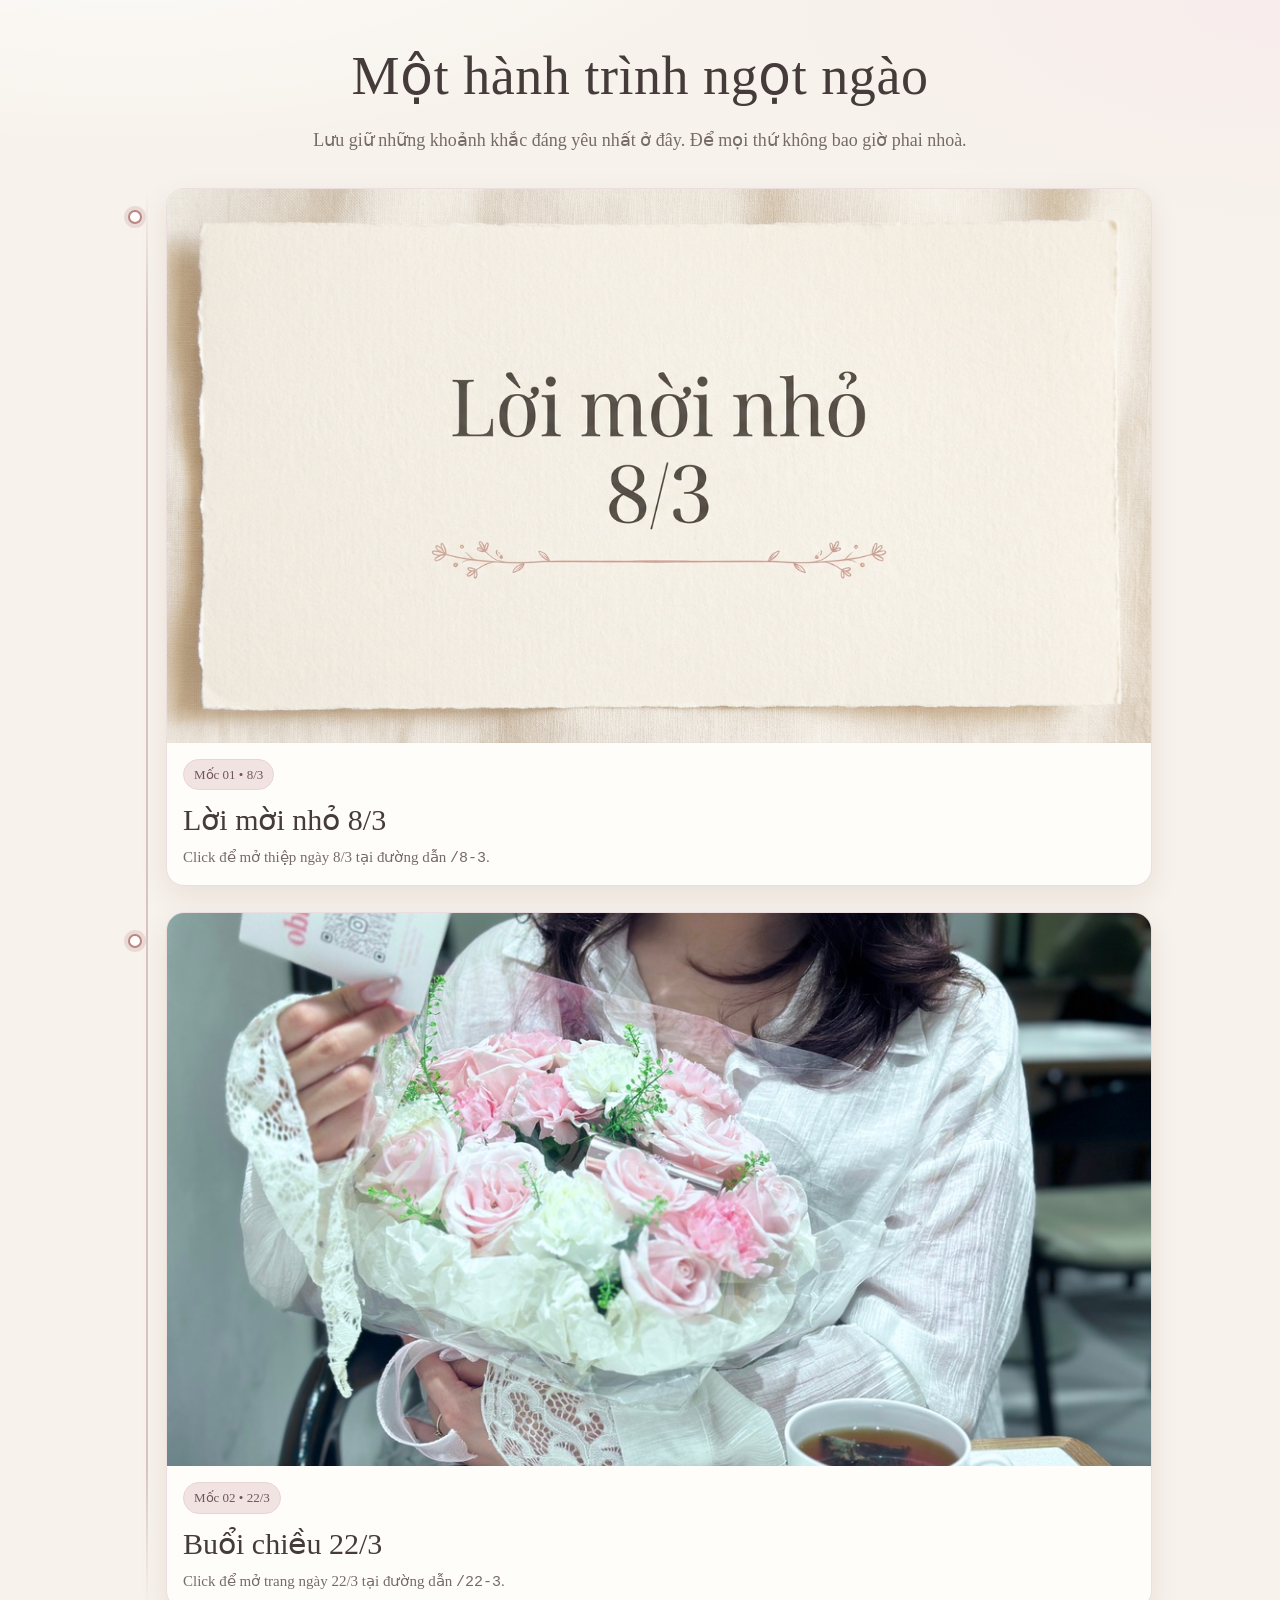
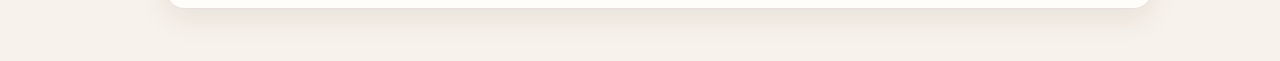
<file: index.html>
<!doctype html>
<html lang="vi">
  <head>
    <meta charset="UTF-8" />
    <meta name="viewport" content="width=device-width, initial-scale=1, viewport-fit=cover" />
    <title>Hành trình ngọt ngào</title>
    <meta
      name="description"
      content="Hành trình ngọt ngào của tớ và bạn."
    />
    <link rel="canonical" href="https://nghia3081.github.io/nhung-thu-dang-iu-danh-cho-cong-chua/" />
    <meta property="og:type" content="website" />
    <meta property="og:title" content="Hành trình ngọt ngào" />
    <meta property="og:description" content="Hành trình ngọt ngào của tớ và bạn." />
    <meta property="og:url" content="https://nghia3081.github.io/nhung-thu-dang-iu-danh-cho-cong-chua/" />
    <meta
      property="og:image"
      content="/22-3/images/EEBE23CC-8FFF-46AE-86E2-21C0C2AC0799_4_5005_c.jpeg"
    />
    <meta property="og:image:alt" content="Khoảnh khắc kỉ niệm ngọt ngào" />
    <meta name="twitter:card" content="summary_large_image" />
    <meta name="twitter:title" content="Hành trình ngọt ngào" />
    <meta name="twitter:description" content="Hành trình ngọt ngào của tớ và bạn." />
    <meta
      name="twitter:image"
      content="/22-3/images/EEBE23CC-8FFF-46AE-86E2-21C0C2AC0799_4_5005_c.jpeg"
    />
    <style>
      *,
      *::before,
      *::after {
        box-sizing: border-box;
      }

      :root {
        --bg: #f7f2eb;
        --paper: #fffdf9;
        --text: #453b3b;
        --text-soft: #776a6a;
        --line: #d9c3c3;
        --accent: #b98585;
        --accent-soft: #f2e3e3;
        --ring: rgba(185, 133, 133, 0.22);
        --shadow: 0 10px 30px rgba(49, 29, 29, 0.08);
      }

      html,
      body {
        margin: 0;
        min-height: 100%;
      }

      body {
        font-family: "Times New Roman", Georgia, serif;
        color: var(--text);
        background:
          radial-gradient(1100px 500px at 10% -10%, #ffffff 0, transparent 65%),
          radial-gradient(1000px 450px at 100% 0%, #f8ecec 0, transparent 50%),
          var(--bg);
        line-height: 1.5;
      }

      .container {
        width: min(1024px, calc(100% - 32px));
        margin: 0 auto;
        padding: 36px 0 56px;
      }

      .hero {
        text-align: center;
        margin-bottom: 34px;
      }

      .hero__title {
        margin: 0;
        font-size: clamp(32px, 6vw, 54px);
        font-weight: 500;
        letter-spacing: 0.01em;
      }

      .hero__subtitle {
        margin: 10px auto 0;
        max-width: 680px;
        color: var(--text-soft);
        font-size: clamp(15px, 2.2vw, 18px);
      }

      .timeline {
        position: relative;
        display: grid;
        gap: 26px;
      }

      .timeline::before {
        content: "";
        position: absolute;
        left: 18px;
        top: 4px;
        bottom: 4px;
        width: 2px;
        background: linear-gradient(to bottom, transparent, var(--line) 10%, var(--line) 90%, transparent);
      }

      .timeline-node {
        position: relative;
        display: grid;
        grid-template-columns: 22px 1fr;
        gap: 16px;
        text-decoration: none;
        color: inherit;
      }

      .timeline-node__dot {
        width: 14px;
        height: 14px;
        border-radius: 999px;
        background: var(--paper);
        border: 2px solid var(--accent);
        margin-top: 22px;
        box-shadow: 0 0 0 4px var(--ring);
      }

      .timeline-node__card {
        background: var(--paper);
        border: 1px solid #ecdede;
        border-radius: 18px;
        box-shadow: var(--shadow);
        overflow: hidden;
        transform: translateY(0);
        transition: transform 0.2s ease, box-shadow 0.2s ease, border-color 0.2s ease;
      }

      .timeline-node:hover .timeline-node__card,
      .timeline-node:focus-visible .timeline-node__card {
        transform: translateY(-3px);
        border-color: #dfbbbb;
        box-shadow: 0 14px 34px rgba(49, 29, 29, 0.12);
      }

      .timeline-node:focus-visible {
        outline: none;
      }

      .timeline-node__cover {
        width: 100%;
        aspect-ratio: 16 / 9;
        object-fit: cover;
        display: block;
      }

      .timeline-node__body {
        padding: 16px 16px 14px;
      }

      .timeline-node__meta {
        display: inline-flex;
        align-items: center;
        gap: 7px;
        padding: 5px 10px;
        border-radius: 999px;
        font-size: 13px;
        color: #6f5656;
        background: var(--accent-soft);
        border: 1px solid #e9d4d4;
      }

      .timeline-node__title {
        margin: 12px 0 8px;
        font-size: clamp(24px, 4vw, 30px);
        line-height: 1.2;
        font-weight: 500;
      }

      .timeline-node__desc {
        margin: 0;
        color: var(--text-soft);
        font-size: 15px;
      }

      .hint {
        margin-top: 24px;
        text-align: center;
        color: var(--text-soft);
        font-size: 14px;
      }

      @media (max-width: 700px) {
        .container {
          width: min(1024px, calc(100% - 20px));
          padding-top: 22px;
        }

        .timeline {
          gap: 18px;
        }

        .timeline::before {
          left: 16px;
        }

        .timeline-node {
          grid-template-columns: 20px 1fr;
          gap: 12px;
        }

        .timeline-node__dot {
          margin-top: 18px;
          width: 12px;
          height: 12px;
        }

      }
    </style>
  </head>
  <body>
    <main class="container">
      <header class="hero">
        <h1 class="hero__title">Một hành trình ngọt ngào</h1>
        <p class="hero__subtitle">
          Lưu giữ những khoảnh khắc đáng yêu nhất ở đây. Để mọi thứ không bao giờ phai nhoà.
        </p>
      </header>

      <section class="timeline" aria-label="Dòng thời gian kỉ niệm">
        <a class="timeline-node" href="/8-3" aria-label="Mở trang 8 tháng 3">
          <span class="timeline-node__dot" aria-hidden="true"></span>
          <article class="timeline-node__card">
            <img
              class="timeline-node__cover"
              src="/8-3/og-image.png"
              alt="Ảnh kỉ niệm ngày 8 tháng 3"
              loading="lazy"
            />
            <div class="timeline-node__body">
              <span class="timeline-node__meta">Mốc 01 • 8/3</span>
              <h2 class="timeline-node__title">Lời mời nhỏ 8/3</h2>
              <p class="timeline-node__desc">
                Click để mở thiệp ngày 8/3 tại đường dẫn <code>/8-3</code>.
              </p>

              <!--
              Ảnh đính kèm mốc 8/3 (bỏ comment khi cần):
              <div class="timeline-node__attachments" aria-label="Ảnh đính kèm cho mốc 8 tháng 3">
                <div class="attachment">
                  <img src="/8-3/images/ten-anh-1.jpg" alt="Ảnh đính kèm 8/3 - 1" loading="lazy" />
                </div>
                <div class="attachment">
                  <img src="/8-3/images/ten-anh-2.jpg" alt="Ảnh đính kèm 8/3 - 2" loading="lazy" />
                </div>
                <div class="attachment">
                  <img src="/8-3/images/ten-anh-3.jpg" alt="Ảnh đính kèm 8/3 - 3" loading="lazy" />
                </div>
              </div>
              -->
            </div>
          </article>
        </a>

        <a class="timeline-node" href="/22-3" aria-label="Mở trang 22 tháng 3">
          <span class="timeline-node__dot" aria-hidden="true"></span>
          <article class="timeline-node__card">
            <img
              class="timeline-node__cover"
              src="/22-3/images/7814A24E-2071-49F7-AE1C-D968C6E7BC2B_1_105_c.jpeg"
              alt="Ảnh kỉ niệm ngày 22 tháng 3"
              loading="lazy"
            />
            <div class="timeline-node__body">
              <span class="timeline-node__meta">Mốc 02 • 22/3</span>
              <h2 class="timeline-node__title">Buổi chiều 22/3</h2>
              <p class="timeline-node__desc">
                Click để mở trang ngày 22/3 tại đường dẫn <code>/22-3</code>.
              </p>

              <!--
              Ảnh đính kèm mốc 22/3 (bỏ comment khi cần):
              <div class="timeline-node__attachments" aria-label="Ảnh đính kèm cho mốc 22 tháng 3">
                <div class="attachment">
                  <img src="/22-3/images/ten-anh-1.jpg" alt="Ảnh đính kèm 22/3 - 1" loading="lazy" />
                </div>
                <div class="attachment">
                  <img src="/22-3/images/ten-anh-2.jpg" alt="Ảnh đính kèm 22/3 - 2" loading="lazy" />
                </div>
                <div class="attachment">
                  <img src="/22-3/images/ten-anh-3.jpg" alt="Ảnh đính kèm 22/3 - 3" loading="lazy" />
                </div>
              </div>
              -->
            </div>
          </article>
        </a>
      </section>

    </main>
  </body>
</html>
</file>
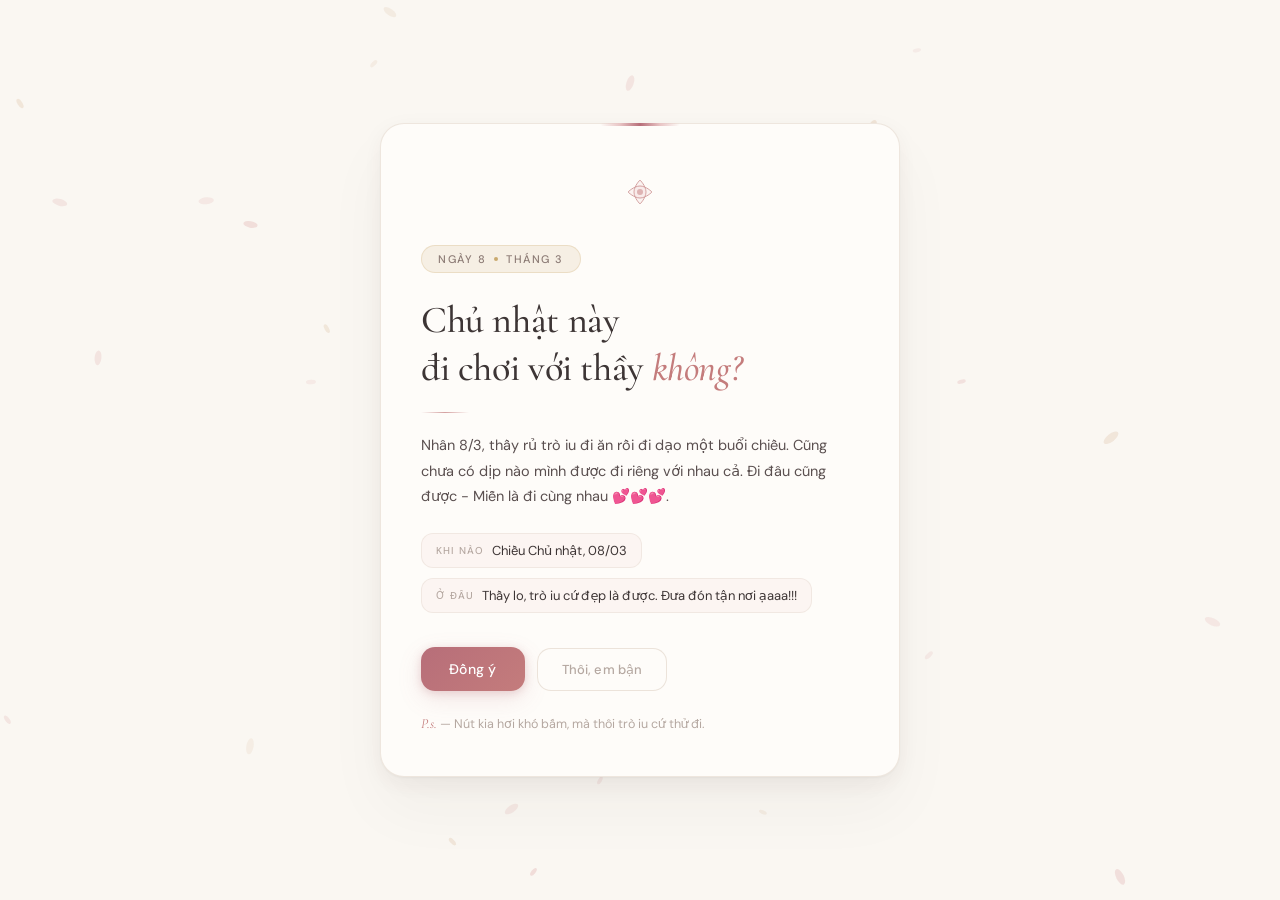
<file: 8-3/index.html>
<!DOCTYPE html>
<html lang="vi">
<head>
  <meta charset="UTF-8" />
  <meta name="viewport" content="width=device-width, initial-scale=1, viewport-fit=cover" />
  <title>Lời mời nhỏ — 8/3</title>
  <meta name="description" content="Ai đó gửi cho bạn một lời mời nhỏ nhân ngày 8/3." />
  <meta property="og:type" content="website" />
  <meta property="og:title" content="Lời mời nhỏ — 8/3" />
  <meta property="og:description" content="Ai đó gửi cho bạn một lời mời nhỏ nhân ngày 8/3." />
  <meta property="og:image" content="/og-image.png" />
  <meta property="og:image:width" content="1200" />
  <meta property="og:image:height" content="630" />
  <meta name="twitter:card" content="summary_large_image" />
  <meta name="twitter:title" content="Lời mời nhỏ — 8/3" />
  <meta name="twitter:description" content="Ai đó gửi cho bạn một lời mời nhỏ nhân ngày 8/3." />
  <meta name="twitter:image" content="/og-image.png" />
  <link rel="preconnect" href="https://fonts.googleapis.com" />
  <link rel="preconnect" href="https://fonts.gstatic.com" crossorigin />
  <link href="https://fonts.googleapis.com/css2?family=Cormorant+Garamond:ital,wght@0,400;0,500;0,600;1,400;1,500&family=DM+Sans:wght@400;500&display=swap" rel="stylesheet" />
  <style>
    *,*::before,*::after{box-sizing:border-box;margin:0;padding:0}

    :root {
      --cream: #faf7f2;
      --warm-white: #fefcf9;
      --blush: #e8c4c4;
      --blush-deep: #d4a0a0;
      --rose: #c47c7c;
      --rose-gold: #b76e79;
      --taupe: #8c7b75;
      --taupe-light: #b5a8a1;
      --charcoal: #3d3535;
      --charcoal-soft: #5a4f4f;
      --gold: #c9a96e;
      --gold-soft: rgba(201,169,110,0.15);
      --font-serif: 'Cormorant Garamond', 'Georgia', serif;
      --font-sans: 'DM Sans', system-ui, -apple-system, sans-serif;
    }

    html, body {
      height: 100%;
      overflow: hidden;
    }

    body {
      font-family: var(--font-sans);
      background: var(--cream);
      color: var(--charcoal);
      display: flex;
      align-items: center;
      justify-content: center;
      padding: 20px;
      position: relative;
    }

    canvas#petals {
      position: fixed;
      inset: 0;
      width: 100%;
      height: 100%;
      pointer-events: none;
      z-index: 0;
    }

    .wrapper {
      position: relative;
      z-index: 1;
      width: 100%;
      max-width: 520px;
      animation: fadeUp 1s cubic-bezier(0.16, 1, 0.3, 1) both;
    }

    @keyframes fadeUp {
      from { opacity: 0; transform: translateY(30px) scale(0.97); }
      to { opacity: 1; transform: translateY(0) scale(1); }
    }

    .card {
      position: relative;
      background: var(--warm-white);
      border: 1px solid rgba(200, 180, 160, 0.3);
      border-radius: 24px;
      padding: 48px 40px 40px;
      box-shadow:
        0 1px 2px rgba(60,40,30,0.04),
        0 8px 24px rgba(60,40,30,0.06),
        0 32px 64px rgba(60,40,30,0.04);
      overflow: visible;
    }

    .card::before {
      content: '';
      position: absolute;
      top: -1px;
      left: 50%;
      transform: translateX(-50%);
      width: 80px;
      height: 3px;
      background: linear-gradient(90deg, transparent, var(--blush), var(--rose-gold), var(--blush), transparent);
      border-radius: 0 0 4px 4px;
    }

    .ornament {
      text-align: center;
      margin-bottom: 28px;
      opacity: 0;
      animation: fadeIn 0.8s 0.3s cubic-bezier(0.16, 1, 0.3, 1) forwards;
    }

    @keyframes fadeIn {
      from { opacity: 0; transform: translateY(8px); }
      to { opacity: 1; transform: translateY(0); }
    }

    .ornament svg {
      width: 40px;
      height: 40px;
    }

    .date-badge {
      display: inline-flex;
      align-items: center;
      gap: 8px;
      padding: 6px 16px;
      border-radius: 100px;
      background: var(--gold-soft);
      border: 1px solid rgba(201, 169, 110, 0.25);
      font-family: var(--font-sans);
      font-size: 11px;
      font-weight: 500;
      letter-spacing: 0.14em;
      text-transform: uppercase;
      color: var(--taupe);
      margin-bottom: 24px;
      opacity: 0;
      animation: fadeIn 0.8s 0.45s cubic-bezier(0.16, 1, 0.3, 1) forwards;
    }

    .date-badge .dot {
      width: 4px;
      height: 4px;
      border-radius: 50%;
      background: var(--gold);
    }

    .heading {
      font-family: var(--font-serif);
      font-weight: 500;
      font-size: clamp(28px, 5.6vw, 38px);
      line-height: 1.25;
      color: var(--charcoal);
      letter-spacing: -0.01em;
      margin-bottom: 20px;
      opacity: 0;
      animation: fadeIn 0.8s 0.6s cubic-bezier(0.16, 1, 0.3, 1) forwards;
    }

    .heading em {
      font-style: italic;
      color: var(--rose);
    }

    .divider {
      width: 48px;
      height: 1px;
      background: linear-gradient(90deg, transparent, var(--blush-deep), transparent);
      margin: 0 0 20px;
      opacity: 0;
      animation: fadeIn 0.8s 0.7s cubic-bezier(0.16, 1, 0.3, 1) forwards;
    }

    .body-text {
      font-family: var(--font-sans);
      font-size: 14.5px;
      line-height: 1.75;
      color: var(--charcoal-soft);
      margin-bottom: 24px;
      opacity: 0;
      animation: fadeIn 0.8s 0.8s cubic-bezier(0.16, 1, 0.3, 1) forwards;
    }

    .detail-row {
      display: flex;
      flex-wrap: wrap;
      gap: 10px;
      margin-bottom: 32px;
      opacity: 0;
      animation: fadeIn 0.8s 0.95s cubic-bezier(0.16, 1, 0.3, 1) forwards;
    }

    .detail-item {
      display: flex;
      align-items: center;
      gap: 8px;
      padding: 8px 14px;
      border-radius: 12px;
      background: rgba(232, 196, 196, 0.12);
      border: 1px solid rgba(200, 180, 160, 0.2);
    }

    .detail-item .label {
      font-size: 10px;
      font-weight: 500;
      text-transform: uppercase;
      letter-spacing: 0.1em;
      color: var(--taupe-light);
    }

    .detail-item .value {
      font-size: 13px;
      color: var(--charcoal);
    }

    .actions {
      display: flex;
      align-items: center;
      gap: 12px;
      flex-wrap: wrap;
      margin-bottom: 20px;
      opacity: 0;
      animation: fadeIn 0.8s 1.1s cubic-bezier(0.16, 1, 0.3, 1) forwards;
      min-height: 48px;
      position: relative;
    }

    .btn {
      display: inline-flex;
      align-items: center;
      justify-content: center;
      font-family: var(--font-sans);
      font-size: 14px;
      font-weight: 500;
      border: none;
      cursor: pointer;
      outline: none;
      border-radius: 14px;
      padding: 13px 28px;
      transition: all 0.3s cubic-bezier(0.16, 1, 0.3, 1);
      white-space: nowrap;
      -webkit-tap-highlight-color: transparent;
    }

    .btn-accept {
      background: linear-gradient(135deg, var(--rose-gold), var(--rose));
      color: #fff;
      box-shadow:
        0 2px 8px rgba(183, 110, 121, 0.25),
        0 8px 24px rgba(183, 110, 121, 0.15);
      letter-spacing: 0.02em;
    }

    .btn-accept:hover {
      transform: translateY(-2px);
      box-shadow:
        0 4px 12px rgba(183, 110, 121, 0.3),
        0 12px 32px rgba(183, 110, 121, 0.2);
    }

    .btn-accept:active {
      transform: translateY(0);
    }

    .btn-decline {
      background: var(--warm-white);
      color: var(--taupe-light);
      border: 1px solid rgba(200, 180, 160, 0.35);
      border-radius: 14px;
      padding: 12px 24px;
      font-size: 13px;
      letter-spacing: 0.01em;
    }

    .btn-decline.is-loose {
      transition: left 0.55s cubic-bezier(0.22, 1.2, 0.36, 1),
                  top 0.55s cubic-bezier(0.22, 1.2, 0.36, 1);
    }

    .footnote {
      font-size: 12.5px;
      color: var(--taupe-light);
      line-height: 1.6;
      opacity: 0;
      animation: fadeIn 0.8s 1.25s cubic-bezier(0.16, 1, 0.3, 1) forwards;
    }

    .footnote .highlight {
      color: var(--rose);
      font-style: italic;
      font-family: var(--font-serif);
      font-size: 14px;
    }

    .success-view {
      display: none;
      text-align: center;
      padding: 20px 0 0;
    }

    .success-view.is-visible {
      display: block;
      animation: fadeIn 0.6s cubic-bezier(0.16, 1, 0.3, 1) both;
    }

    .success-icon {
      width: 64px;
      height: 64px;
      margin: 0 auto 20px;
      border-radius: 50%;
      background: linear-gradient(135deg, rgba(232,196,196,0.3), rgba(201,169,110,0.15));
      display: flex;
      align-items: center;
      justify-content: center;
      animation: pulse-soft 2s ease-in-out infinite;
    }

    @keyframes pulse-soft {
      0%, 100% { box-shadow: 0 0 0 0 rgba(196, 124, 124, 0.15); }
      50% { box-shadow: 0 0 0 16px rgba(196, 124, 124, 0); }
    }

    .success-icon svg {
      width: 28px;
      height: 28px;
    }

    .success-title {
      font-family: var(--font-serif);
      font-size: clamp(22px, 4.5vw, 30px);
      font-weight: 500;
      color: var(--charcoal);
      margin-bottom: 12px;
    }

    .success-body {
      font-size: 14px;
      color: var(--charcoal-soft);
      line-height: 1.7;
      max-width: 360px;
      margin: 0 auto 16px;
    }

    .success-footer {
      font-family: var(--font-serif);
      font-style: italic;
      font-size: 15px;
      color: var(--rose);
    }

    .btn-back {
      margin-top: 20px;
      background: transparent;
      color: var(--taupe-light);
      border: 1px solid rgba(200, 180, 160, 0.3);
      font-size: 12.5px;
      padding: 9px 20px;
    }

    .btn-back:hover {
      border-color: rgba(200, 180, 160, 0.5);
      color: var(--taupe);
    }

    .confetti-canvas {
      position: fixed;
      inset: 0;
      width: 100%;
      height: 100%;
      pointer-events: none;
      z-index: 10;
    }

    @media (max-width: 560px) {
      body { padding: 14px; }
      .card { padding: 36px 24px 32px; border-radius: 20px; }
      .actions { gap: 10px; }
      .btn { padding: 12px 22px; font-size: 13.5px; }
      .btn-decline { padding: 11px 20px; font-size: 12.5px; }
    }
  </style>
</head>
<body>
  <canvas id="petals"></canvas>

  <div class="wrapper">
    <div class="card" id="card">

      <div id="invite-view">
        <div class="ornament">
          <svg viewBox="0 0 40 40" fill="none" xmlns="http://www.w3.org/2000/svg">
            <path d="M20 8C20 8 14 14 14 20C14 26 20 32 20 32C20 32 26 26 26 20C26 14 20 8 20 8Z" stroke="#d4a0a0" stroke-width="1" fill="rgba(232,196,196,0.15)"/>
            <path d="M8 20C8 20 14 14 20 14C26 14 32 20 32 20C32 20 26 26 20 26C14 26 8 20 8 20Z" stroke="#d4a0a0" stroke-width="1" fill="rgba(232,196,196,0.15)"/>
            <circle cx="20" cy="20" r="3" fill="#c47c7c" opacity="0.5"/>
          </svg>
        </div>

        <div class="date-badge">
          <span>Ngày 8</span>
          <span class="dot"></span>
          <span>Tháng 3</span>
        </div>

        <h1 class="heading">Chủ nhật này<br/>đi chơi với thầy <em>không?</em></h1>

        <div class="divider"></div>

        <p class="body-text">
          Nhân 8/3, thầy rủ trò iu đi ăn rồi đi dạo một buổi chiều. Cũng chưa có dịp nào mình được đi riêng với nhau cả. Đi đâu cũng được - Miễn là đi cùng nhau &#128149;&#128149;&#128149;.
        </p>

        <div class="detail-row">
          <div class="detail-item">
            <span class="label">Khi nào</span>
            <span class="value">Chiều Chủ nhật, 08/03</span>
          </div>
          <div class="detail-item">
            <span class="label">Ở đâu</span>
            <span class="value">Thầy lo, trò iu cứ đẹp là được. Đưa đón tận nơi ạaaa!!!</span>
          </div>
        </div>

        <div class="actions" id="actions">
          <button type="button" class="btn btn-accept" id="btn-accept">
            Đồng ý
          </button>
          <button type="button" class="btn btn-decline" id="btn-decline">
            Thôi, em bận
          </button>
        </div>

        <p class="footnote">
          <span class="highlight">P.s.</span> — Nút kia hơi khó bấm, mà thôi trò iu cứ thử đi.
        </p>
      </div>

      <div class="success-view" id="success-view">
        <div class="success-icon">
          <svg viewBox="0 0 28 28" fill="none" xmlns="http://www.w3.org/2000/svg">
            <path d="M14 3C14 3 8 9 8 15C8 21 14 25 14 25C14 25 20 21 20 15C20 9 14 3 14 3Z" stroke="#c47c7c" stroke-width="1.2" fill="rgba(232,196,196,0.25)"/>
            <circle cx="14" cy="14" r="4" fill="none" stroke="#c47c7c" stroke-width="1"/>
            <circle cx="14" cy="14" r="1.5" fill="#c47c7c" opacity="0.6"/>
          </svg>
        </div>
        <h2 class="success-title">Okê, hẹn trò iu Chủ nhật.</h2>
        <p class="success-body">
          Thực ra là tớ đã có dự định muốn mời Trang đi chơi nhân dịp 8/3. Cơ mà vụng về quá không biết chuẩn bị lời mời sao cho chu đáo. Lại còn để Trang phải gợi ý nữa, không biết khôn ngoan để đâu hết rồi :))) <br/> Trang để tớ mời nha. Hì ^^&#128149;&#128157;&#128149;
        </p>
        <p class="success-footer">Đợi trò iu.</p>
        <button type="button" class="btn btn-back" id="btn-back">Xem lại thiệp</button>
      </div>

    </div>
  </div>

  <canvas class="confetti-canvas" id="confetti-canvas"></canvas>

  <script>
  (function () {
    'use strict';

    /* ─── Falling petals (background) ─── */
    const petalCanvas = document.getElementById('petals');
    const pCtx = petalCanvas.getContext('2d');
    let petals = [];
    let cW, cH;

    const resizePetalCanvas = () => {
      cW = petalCanvas.width = window.innerWidth;
      cH = petalCanvas.height = window.innerHeight;
    };

    const createPetal = (seed) => ({
      x: seed ? Math.random() * cW : Math.random() * cW,
      y: seed ? Math.random() * cH : -10 - Math.random() * 40,
      size: 4 + Math.random() * 5,
      speedY: 0.15 + Math.random() * 0.35,
      speedX: (Math.random() - 0.5) * 0.3,
      rotation: Math.random() * Math.PI * 2,
      rotationSpeed: (Math.random() - 0.5) * 0.015,
      opacity: 0.15 + Math.random() * 0.25,
      hue: Math.random() > 0.5 ? 0 : 30,
    });

    const initPetals = () => {
      petals = [];
      const count = Math.min(Math.floor(cW * cH / 28000), 35);
      for (let i = 0; i < count; i++) petals.push(createPetal(true));
    };

    const drawPetal = (p) => {
      pCtx.save();
      pCtx.translate(p.x, p.y);
      pCtx.rotate(p.rotation);
      pCtx.globalAlpha = p.opacity;
      pCtx.beginPath();
      pCtx.ellipse(0, 0, p.size * 0.45, p.size, 0, 0, Math.PI * 2);
      pCtx.fillStyle = `hsl(${p.hue}, 45%, 78%)`;
      pCtx.fill();
      pCtx.restore();
    };

    const animatePetals = () => {
      pCtx.clearRect(0, 0, cW, cH);
      for (let i = petals.length - 1; i >= 0; i--) {
        const p = petals[i];
        p.y += p.speedY;
        p.x += p.speedX + Math.sin(p.y * 0.008) * 0.2;
        p.rotation += p.rotationSpeed;
        if (p.y > cH + 20) {
          petals[i] = createPetal(false);
          petals[i].x = Math.random() * cW;
        }
        drawPetal(p);
      }
      requestAnimationFrame(animatePetals);
    };

    resizePetalCanvas();
    initPetals();
    animatePetals();
    window.addEventListener('resize', () => { resizePetalCanvas(); initPetals(); });

    /* ─── Decline button logic ─── */
    const card = document.getElementById('card');
    const actionsEl = document.getElementById('actions');
    const declineBtn = document.getElementById('btn-decline');
    const acceptBtn = document.getElementById('btn-accept');
    const inviteView = document.getElementById('invite-view');
    const successView = document.getElementById('success-view');

    if (!card || !declineBtn || !acceptBtn) return;

    const phrases = [
      'Ơ, bấm nhầm à?',
      'Nghĩ lại đi.',
      'Hmm... chắc chưa?',
      'Nút này hôm nay nghỉ.',
      'Thử lại đi, tớ đợi.',
      'Thôi mà.',
    ];
    let phraseIdx = 0;

    const isTouch = 'ontouchstart' in window || navigator.maxTouchPoints > 0;

    let hasEscaped = false;

    const escapeDecline = () => {
      const pad = 20;

      if (!hasEscaped) {
        const rect = declineBtn.getBoundingClientRect();
        const btnW = rect.width;
        const btnH = rect.height;

        document.body.appendChild(declineBtn);

        declineBtn.style.position = 'fixed';
        declineBtn.style.zIndex = '100';
        declineBtn.style.left = rect.left + 'px';
        declineBtn.style.top = rect.top + 'px';
        declineBtn.style.margin = '0';
        declineBtn.style.opacity = '1';

        hasEscaped = true;

        requestAnimationFrame(() => {
          declineBtn.classList.add('is-loose');
          requestAnimationFrame(() => {
            moveToRandom(btnW, btnH, pad);
          });
        });
        return;
      }

      moveToRandom(declineBtn.offsetWidth, declineBtn.offsetHeight, pad);
    };

    const moveToRandom = (btnW, btnH, pad) => {
      const maxX = window.innerWidth - btnW - pad;
      const maxY = window.innerHeight - btnH - pad;
      const rx = pad + Math.random() * (maxX - pad);
      const ry = pad + Math.random() * (maxY - pad);

      declineBtn.style.left = rx + 'px';
      declineBtn.style.top = ry + 'px';

      declineBtn.textContent = phrases[phraseIdx % phrases.length];
      phraseIdx++;
    };

    const onDeclineAttempt = (e) => {
      e.preventDefault();
      e.stopPropagation();
      escapeDecline();
    };

    declineBtn.addEventListener('mouseenter', () => { if (!isTouch) escapeDecline(); });
    declineBtn.addEventListener('touchstart', (e) => { if (isTouch) onDeclineAttempt(e); }, { passive: false });
    declineBtn.addEventListener('click', onDeclineAttempt);

    /* ─── Accept logic ─── */
    const hideDecline = () => {
      if (hasEscaped && declineBtn.parentNode === document.body) {
        declineBtn.style.display = 'none';
      } else {
        declineBtn.style.display = 'none';
      }
    };

    const showSuccess = (withConfetti) => {
      inviteView.style.display = 'none';
      hideDecline();
      successView.style.display = 'block';
      successView.classList.add('is-visible');
      if (withConfetti) fireConfetti();
    };

    const isAccepted = localStorage.getItem('thiep83_accepted') === 'yes';
    if (isAccepted) {
      inviteView.style.display = 'none';
      declineBtn.style.display = 'none';
      successView.style.display = 'block';
    }

    acceptBtn.addEventListener('click', () => {
      localStorage.setItem('thiep83_accepted', 'yes');
      showSuccess(true);
    });

    const backBtn = document.getElementById('btn-back');
    if (backBtn) {
      backBtn.addEventListener('click', () => {
        localStorage.removeItem('thiep83_accepted');
        successView.classList.remove('is-visible');
        successView.style.display = 'none';
        inviteView.style.display = '';
        declineBtn.style.display = '';
      });
    }

    /* ─── Confetti (canvas-based, elegant) ─── */
    const confettiCanvas = document.getElementById('confetti-canvas');
    const ctx = confettiCanvas.getContext('2d');

    const resizeConfetti = () => {
      confettiCanvas.width = window.innerWidth;
      confettiCanvas.height = window.innerHeight;
    };
    resizeConfetti();
    window.addEventListener('resize', resizeConfetti);

    let confettiPieces = [];
    let confettiRunning = false;

    const confettiColors = [
      '#d4a0a0', '#c47c7c', '#e8c4c4', '#c9a96e',
      '#b5a8a1', '#e0d5c8', '#b76e79', '#dbc1ac',
    ];

    const fireConfetti = () => {
      confettiPieces = [];
      const count = 90;
      const cx = window.innerWidth / 2;
      const cy = window.innerHeight * 0.42;

      for (let i = 0; i < count; i++) {
        const angle = (Math.PI * 2 * i) / count + (Math.random() - 0.5) * 0.6;
        const velocity = 4 + Math.random() * 7;
        confettiPieces.push({
          x: cx,
          y: cy,
          vx: Math.cos(angle) * velocity * (0.6 + Math.random() * 0.8),
          vy: Math.sin(angle) * velocity * (0.6 + Math.random() * 0.8) - 3,
          w: 4 + Math.random() * 4,
          h: 6 + Math.random() * 8,
          color: confettiColors[Math.floor(Math.random() * confettiColors.length)],
          rotation: Math.random() * Math.PI * 2,
          rotSpeed: (Math.random() - 0.5) * 0.15,
          gravity: 0.12 + Math.random() * 0.06,
          opacity: 1,
          decay: 0.008 + Math.random() * 0.006,
        });
      }

      if (!confettiRunning) {
        confettiRunning = true;
        animateConfetti();
      }
    };

    const animateConfetti = () => {
      ctx.clearRect(0, 0, confettiCanvas.width, confettiCanvas.height);
      let alive = 0;

      for (const c of confettiPieces) {
        if (c.opacity <= 0) continue;
        alive++;
        c.x += c.vx;
        c.y += c.vy;
        c.vy += c.gravity;
        c.vx *= 0.99;
        c.rotation += c.rotSpeed;
        c.opacity -= c.decay;

        ctx.save();
        ctx.translate(c.x, c.y);
        ctx.rotate(c.rotation);
        ctx.globalAlpha = Math.max(0, c.opacity);
        ctx.fillStyle = c.color;
        ctx.beginPath();
        ctx.roundRect(-c.w / 2, -c.h / 2, c.w, c.h, 1.5);
        ctx.fill();
        ctx.restore();
      }

      if (alive > 0) {
        requestAnimationFrame(animateConfetti);
      } else {
        confettiRunning = false;
        ctx.clearRect(0, 0, confettiCanvas.width, confettiCanvas.height);
      }
    };

  })();
  </script>
</body>
</html>
</file>
